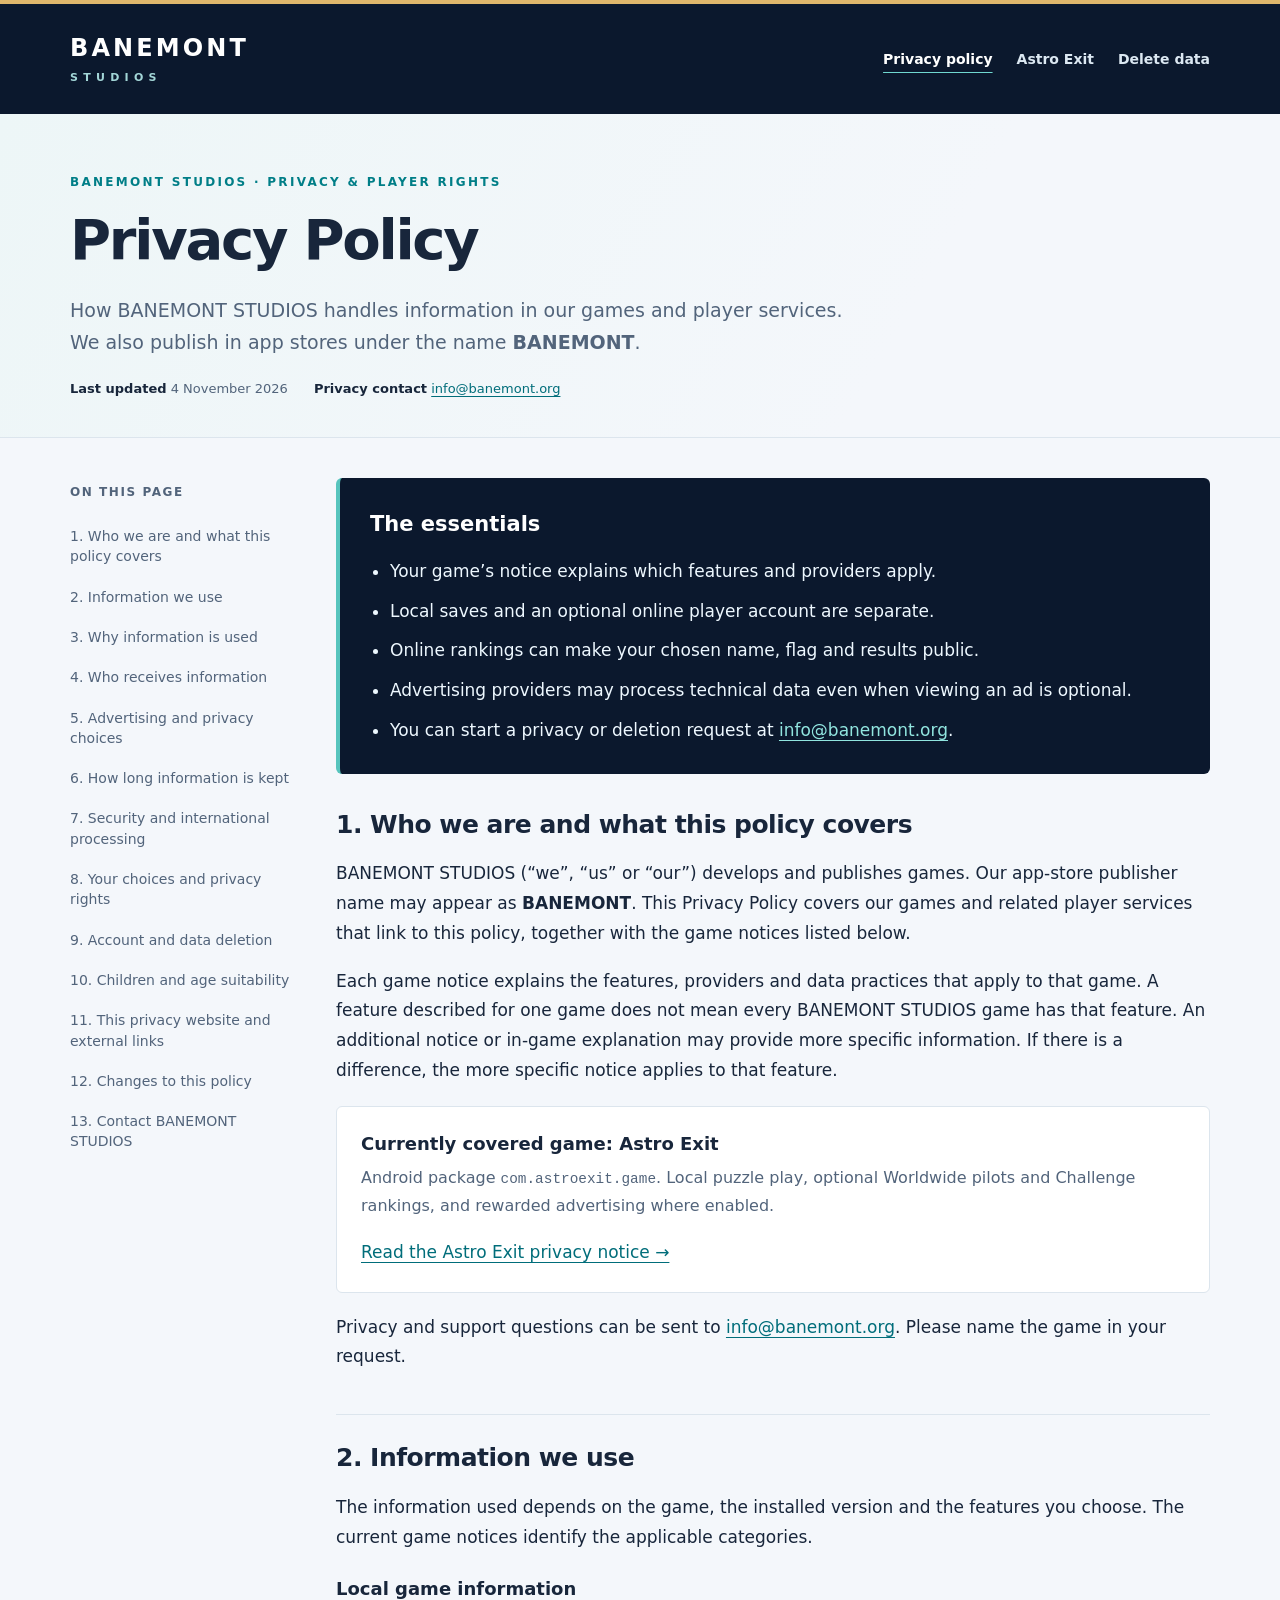
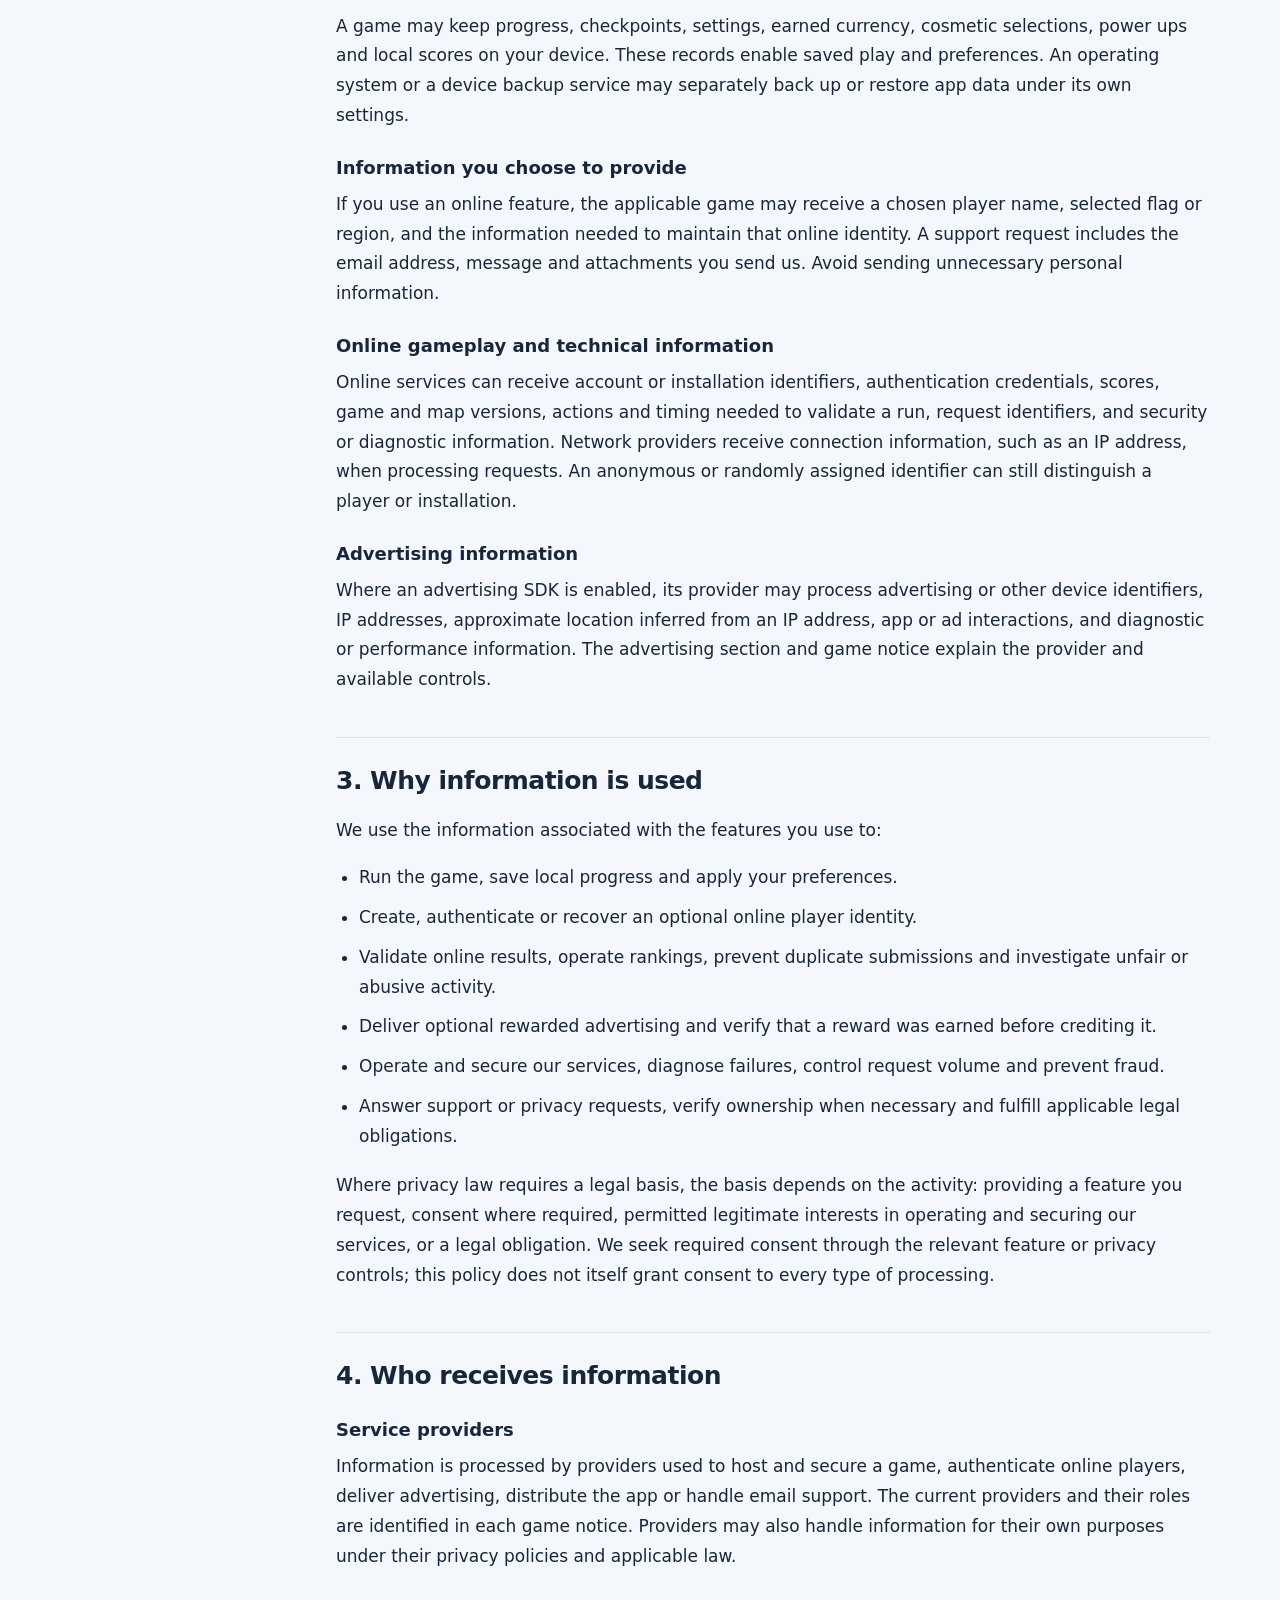
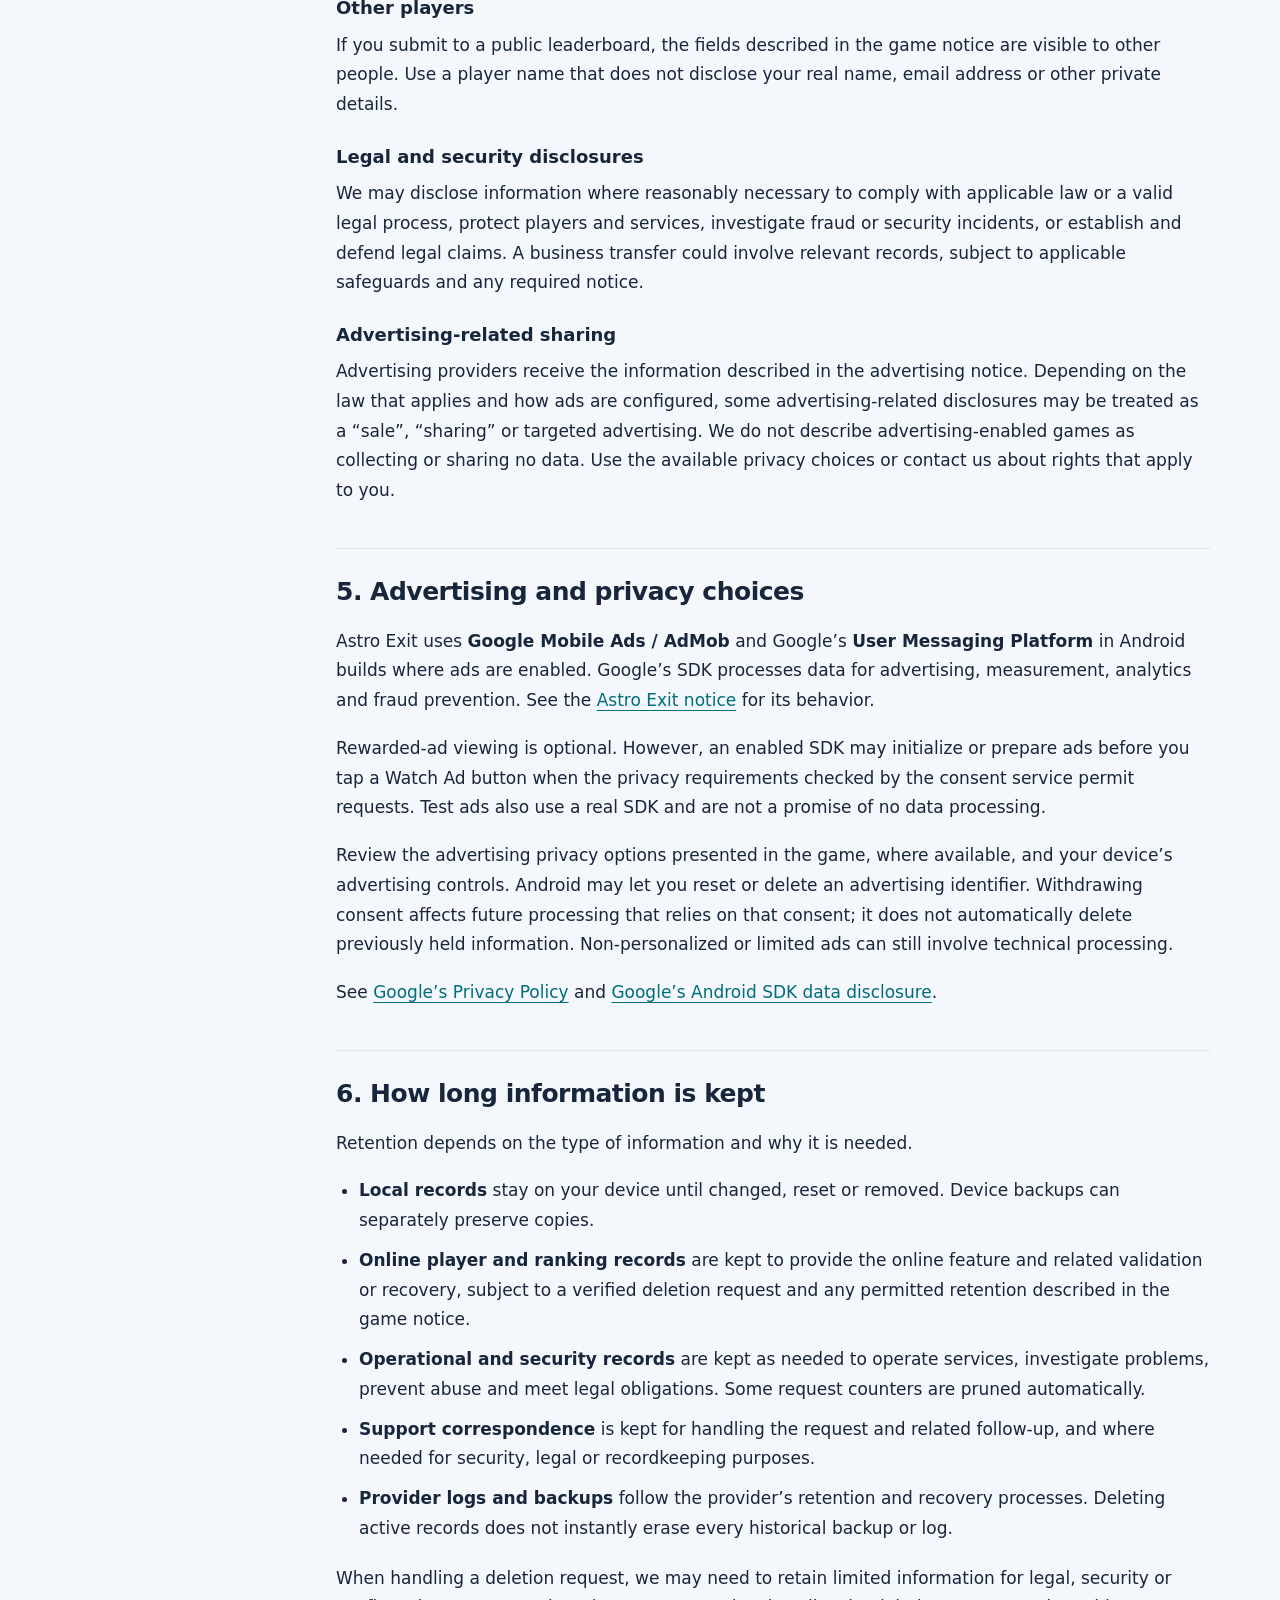
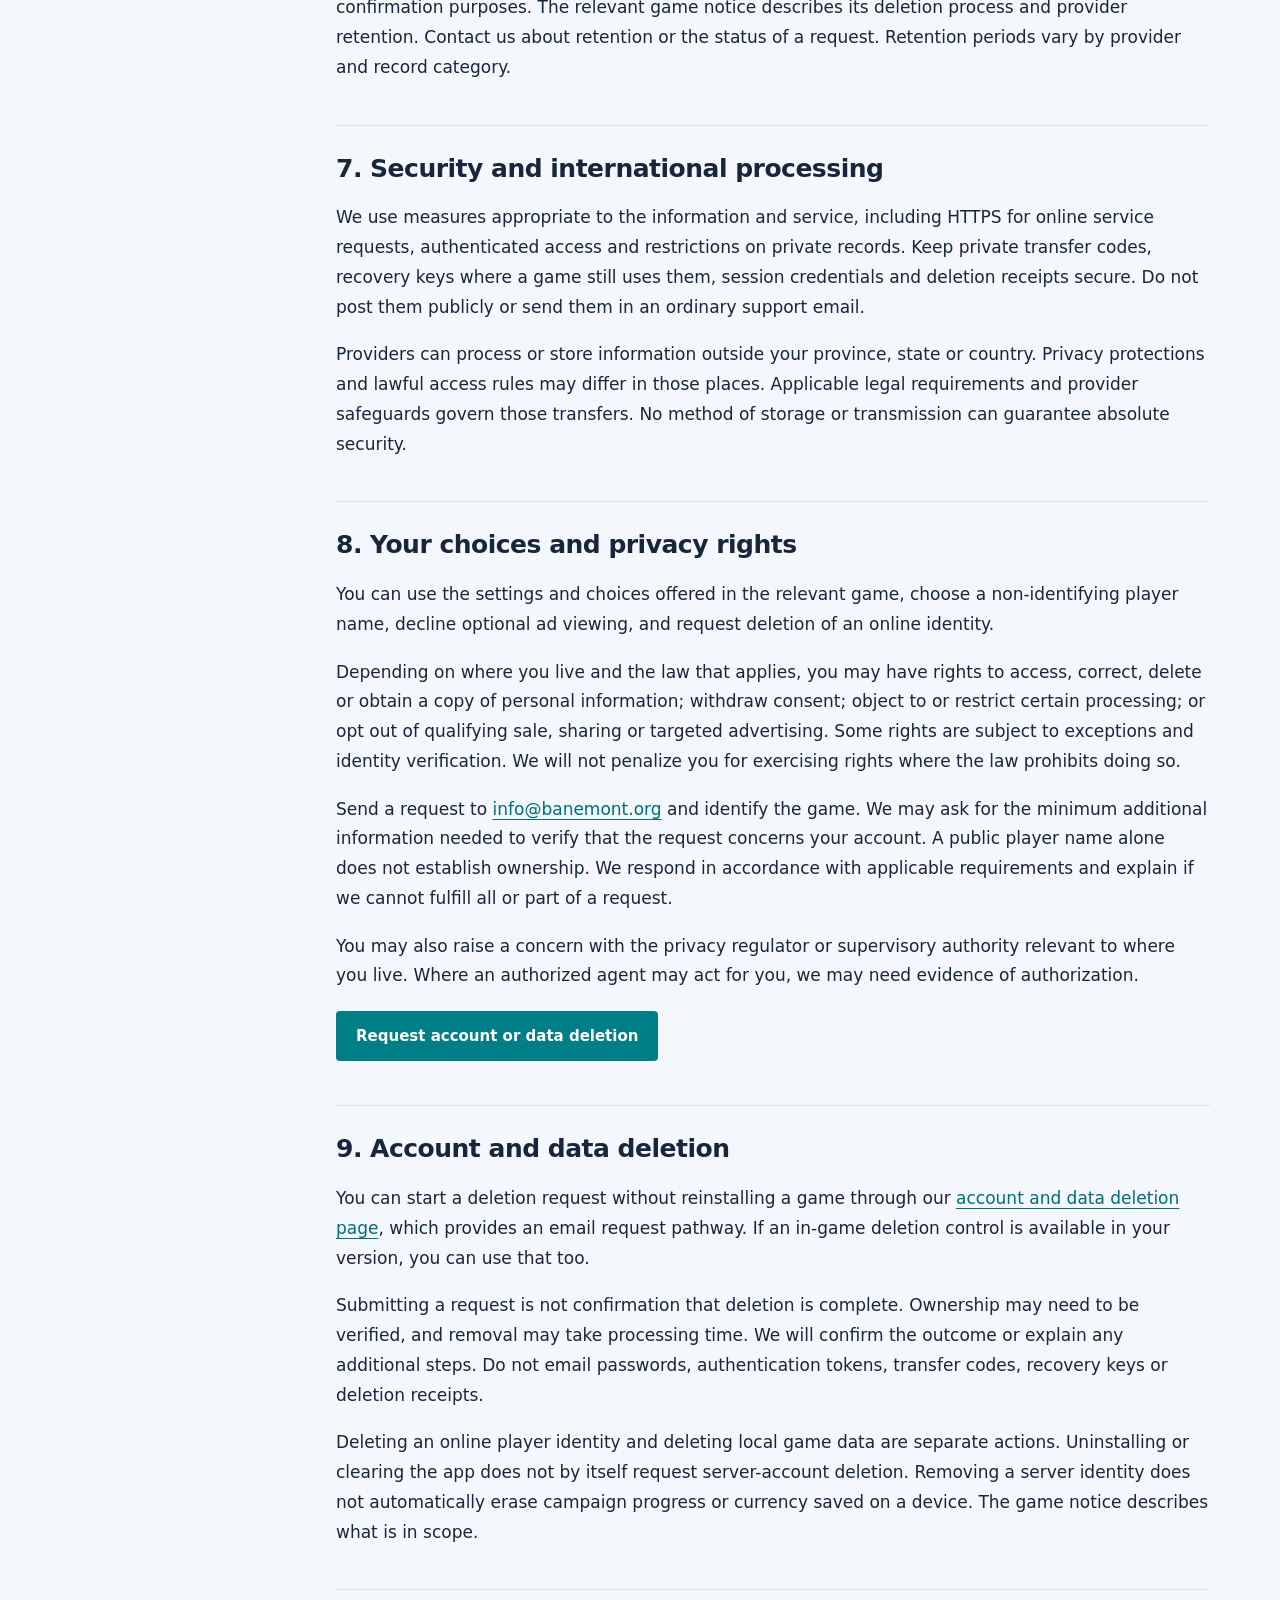
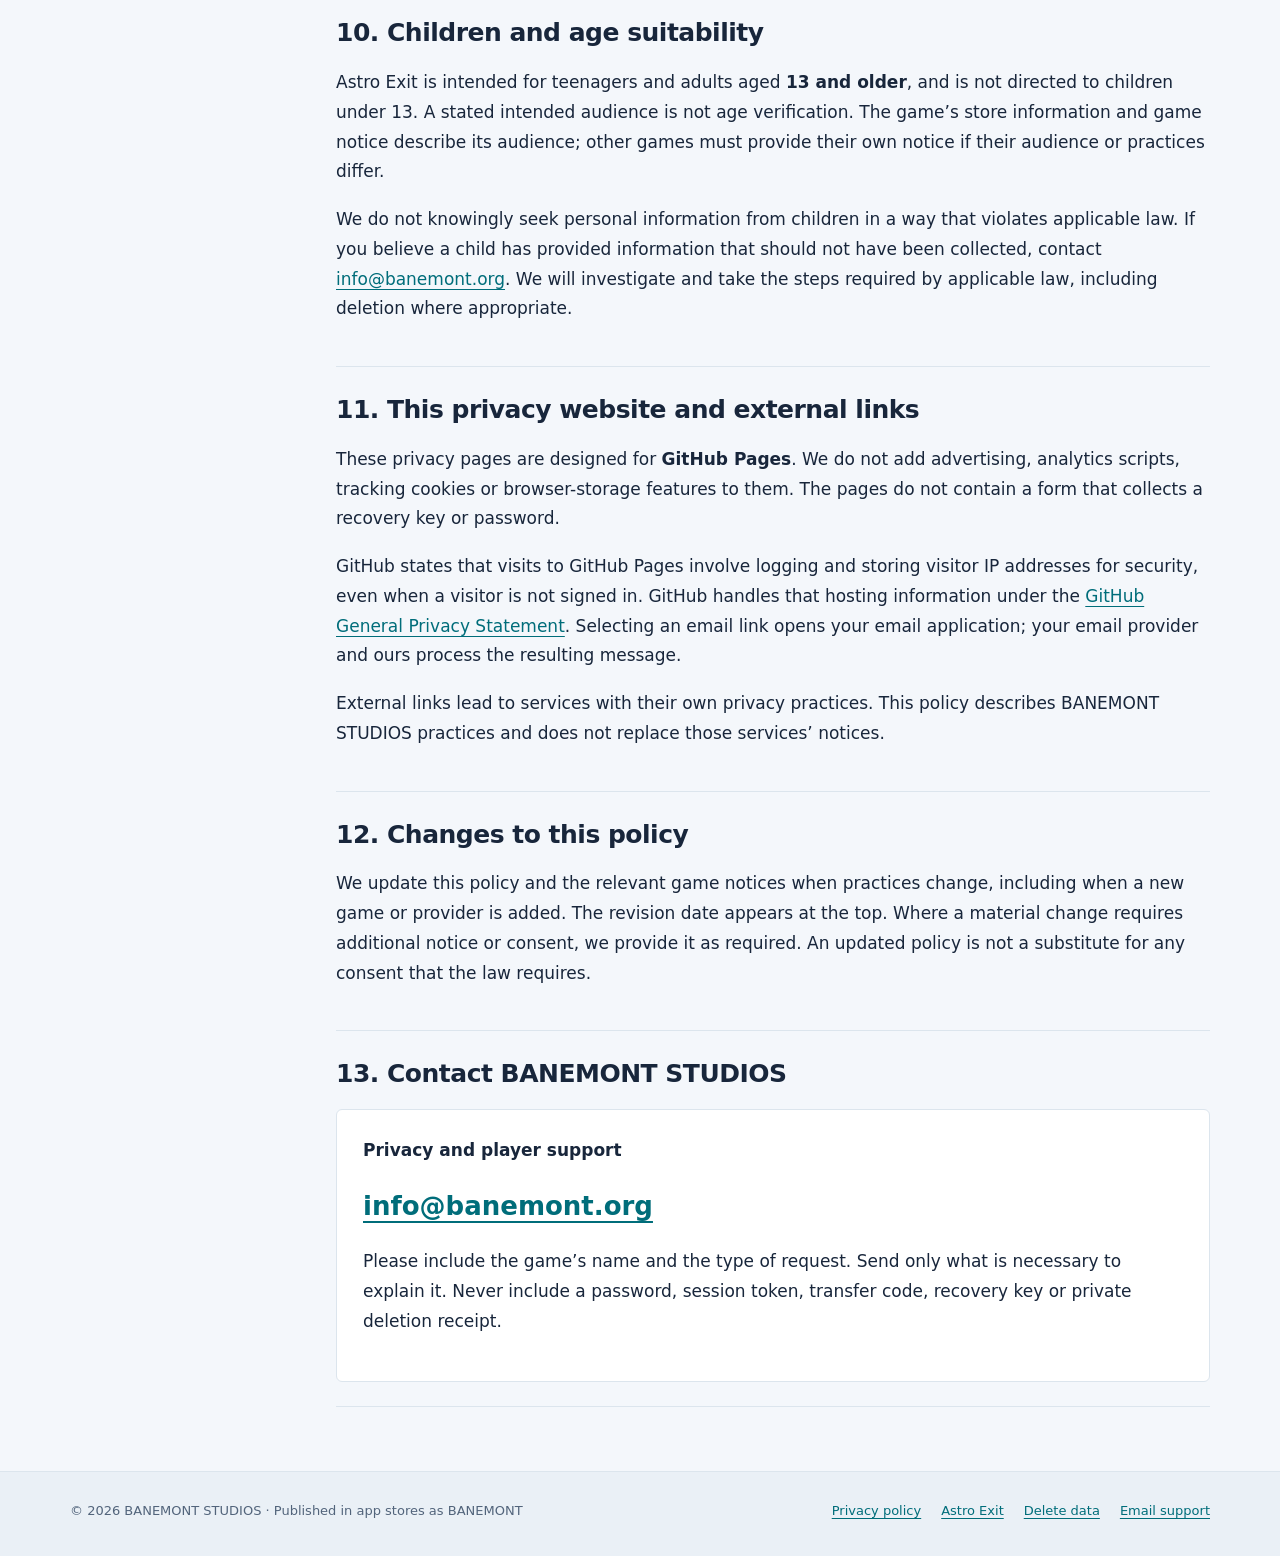
<file: index.html>
<!doctype html>
<html lang="en"><head><meta charset="utf-8"><meta name="viewport" content="width=device-width, initial-scale=1"><meta name="referrer" content="no-referrer"><meta http-equiv="Content-Security-Policy" content="default-src 'none'; style-src 'self'; img-src 'self'; base-uri 'none'; form-action 'none'; object-src 'none'"><title>Privacy Policy | BANEMONT STUDIOS</title><meta name="description" content="The BANEMONT STUDIOS privacy policy for linked games, including Astro Exit. Data practices, advertising, player rights and deletion requests."><meta name="color-scheme" content="light"><link rel="icon" href="favicon.svg" type="image/svg+xml"><link rel="stylesheet" href="site.css"></head>
<body><a class="skip" href="#main">Skip to content</a><header class="masthead"><div class="wrap"><a class="brand" href="index.html" aria-label="BANEMONT STUDIOS privacy home">BANEMONT<span>STUDIOS</span></a><nav class="top-links" aria-label="Site navigation"><a href="index.html" aria-current="page">Privacy policy</a><a href="games/astro-exit.html">Astro Exit</a><a href="delete-data.html">Delete data</a></nav></div></header>
<div class="hero"><div class="wrap"><p class="eyebrow">BANEMONT STUDIOS · Privacy &amp; player rights</p><h1>Privacy Policy</h1><p class="lead">How BANEMONT STUDIOS handles information in our games and player services. We also publish in app stores under the name <strong>BANEMONT</strong>.</p><div class="meta"><span><strong>Last updated</strong> 4 November 2026</span><span><strong>Privacy contact</strong> <a href="mailto:info@banemont.org">info@banemont.org</a></span></div></div></div>
<main class="wrap layout" id="main"><aside class="contents"><div class="desktop-contents"><p class="contents-label">On this page</p><nav aria-label="Page contents"><a href="#scope">1. Who we are and what this policy covers</a><a href="#information">2. Information we use</a><a href="#purposes">3. Why information is used</a><a href="#sharing">4. Who receives information</a><a href="#advertising">5. Advertising and privacy choices</a><a href="#retention">6. How long information is kept</a><a href="#security">7. Security and international processing</a><a href="#rights">8. Your choices and privacy rights</a><a href="#deletion">9. Account and data deletion</a><a href="#children">10. Children and age suitability</a><a href="#website">11. This privacy website and external links</a><a href="#changes">12. Changes to this policy</a><a href="#contact">13. Contact BANEMONT STUDIOS</a></nav></div><details class="mobile-contents"><summary>On this page</summary><nav aria-label="Page contents"><a href="#scope">1. Who we are and what this policy covers</a><a href="#information">2. Information we use</a><a href="#purposes">3. Why information is used</a><a href="#sharing">4. Who receives information</a><a href="#advertising">5. Advertising and privacy choices</a><a href="#retention">6. How long information is kept</a><a href="#security">7. Security and international processing</a><a href="#rights">8. Your choices and privacy rights</a><a href="#deletion">9. Account and data deletion</a><a href="#children">10. Children and age suitability</a><a href="#website">11. This privacy website and external links</a><a href="#changes">12. Changes to this policy</a><a href="#contact">13. Contact BANEMONT STUDIOS</a></nav></details></aside><article><div class="summary-card"><h2>The essentials</h2><ul><li>Your game’s notice explains which features and providers apply.</li><li>Local saves and an optional online player account are separate.</li><li>Online rankings can make your chosen name, flag and results public.</li><li>Advertising providers may process technical data even when viewing an ad is optional.</li><li>You can start a privacy or deletion request at <a href="mailto:info@banemont.org">info@banemont.org</a>.</li></ul></div><section class="document-section" id="scope" aria-labelledby="scope-heading"><h2 id="scope-heading">1. Who we are and what this policy covers</h2><p>BANEMONT STUDIOS (“we”, “us” or “our”) develops and publishes games. Our app-store publisher name may appear as <strong>BANEMONT</strong>. This Privacy Policy covers our games and related player services that link to this policy, together with the game notices listed below.</p><p>Each game notice explains the features, providers and data practices that apply to that game. A feature described for one game does not mean every BANEMONT STUDIOS game has that feature. An additional notice or in-game explanation may provide more specific information. If there is a difference, the more specific notice applies to that feature.</p><div class="game-card"><h3>Currently covered game: Astro Exit</h3><p>Android package <code>com.astroexit.game</code>. Local puzzle play, optional Worldwide pilots and Challenge rankings, and rewarded advertising where enabled.</p><a href="games/astro-exit.html">Read the Astro Exit privacy notice →</a></div><p>Privacy and support questions can be sent to <a href="mailto:info@banemont.org">info@banemont.org</a>. Please name the game in your request.</p></section><section class="document-section" id="information" aria-labelledby="information-heading"><h2 id="information-heading">2. Information we use</h2><p>The information used depends on the game, the installed version and the features you choose. The current game notices identify the applicable categories.</p><h3>Local game information</h3><p>A game may keep progress, checkpoints, settings, earned currency, cosmetic selections, power ups and local scores on your device. These records enable saved play and preferences. An operating system or a device backup service may separately back up or restore app data under its own settings.</p><h3>Information you choose to provide</h3><p>If you use an online feature, the applicable game may receive a chosen player name, selected flag or region, and the information needed to maintain that online identity. A support request includes the email address, message and attachments you send us. Avoid sending unnecessary personal information.</p><h3>Online gameplay and technical information</h3><p>Online services can receive account or installation identifiers, authentication credentials, scores, game and map versions, actions and timing needed to validate a run, request identifiers, and security or diagnostic information. Network providers receive connection information, such as an IP address, when processing requests. An anonymous or randomly assigned identifier can still distinguish a player or installation.</p><h3>Advertising information</h3><p>Where an advertising SDK is enabled, its provider may process advertising or other device identifiers, IP addresses, approximate location inferred from an IP address, app or ad interactions, and diagnostic or performance information. The advertising section and game notice explain the provider and available controls.</p></section><section class="document-section" id="purposes" aria-labelledby="purposes-heading"><h2 id="purposes-heading">3. Why information is used</h2><p>We use the information associated with the features you use to:</p><ul><li>Run the game, save local progress and apply your preferences.</li><li>Create, authenticate or recover an optional online player identity.</li><li>Validate online results, operate rankings, prevent duplicate submissions and investigate unfair or abusive activity.</li><li>Deliver optional rewarded advertising and verify that a reward was earned before crediting it.</li><li>Operate and secure our services, diagnose failures, control request volume and prevent fraud.</li><li>Answer support or privacy requests, verify ownership when necessary and fulfill applicable legal obligations.</li></ul><p>Where privacy law requires a legal basis, the basis depends on the activity: providing a feature you request, consent where required, permitted legitimate interests in operating and securing our services, or a legal obligation. We seek required consent through the relevant feature or privacy controls; this policy does not itself grant consent to every type of processing.</p></section><section class="document-section" id="sharing" aria-labelledby="sharing-heading"><h2 id="sharing-heading">4. Who receives information</h2><h3>Service providers</h3><p>Information is processed by providers used to host and secure a game, authenticate online players, deliver advertising, distribute the app or handle email support. The current providers and their roles are identified in each game notice. Providers may also handle information for their own purposes under their privacy policies and applicable law.</p><h3>Other players</h3><p>If you submit to a public leaderboard, the fields described in the game notice are visible to other people. Use a player name that does not disclose your real name, email address or other private details.</p><h3>Legal and security disclosures</h3><p>We may disclose information where reasonably necessary to comply with applicable law or a valid legal process, protect players and services, investigate fraud or security incidents, or establish and defend legal claims. A business transfer could involve relevant records, subject to applicable safeguards and any required notice.</p><h3>Advertising-related sharing</h3><p>Advertising providers receive the information described in the advertising notice. Depending on the law that applies and how ads are configured, some advertising-related disclosures may be treated as a “sale”, “sharing” or targeted advertising. We do not describe advertising-enabled games as collecting or sharing no data. Use the available privacy choices or contact us about rights that apply to you.</p></section><section class="document-section" id="advertising" aria-labelledby="advertising-heading"><h2 id="advertising-heading">5. Advertising and privacy choices</h2><p>Astro Exit uses <strong>Google Mobile Ads / AdMob</strong> and Google’s <strong>User Messaging Platform</strong> in Android builds where ads are enabled. Google’s SDK processes data for advertising, measurement, analytics and fraud prevention. See the <a href="games/astro-exit.html#advertising">Astro Exit notice</a> for its behavior.</p><p>Rewarded-ad viewing is optional. However, an enabled SDK may initialize or prepare ads before you tap a Watch Ad button when the privacy requirements checked by the consent service permit requests. Test ads also use a real SDK and are not a promise of no data processing.</p><p>Review the advertising privacy options presented in the game, where available, and your device’s advertising controls. Android may let you reset or delete an advertising identifier. Withdrawing consent affects future processing that relies on that consent; it does not automatically delete previously held information. Non-personalized or limited ads can still involve technical processing.</p><p>See <a href="https://policies.google.com/privacy">Google’s Privacy Policy</a> and <a href="https://developers.google.com/admob/android/next-gen/privacy/play-data-disclosure">Google’s Android SDK data disclosure</a>.</p></section><section class="document-section" id="retention" aria-labelledby="retention-heading"><h2 id="retention-heading">6. How long information is kept</h2><p>Retention depends on the type of information and why it is needed.</p><ul><li><strong>Local records</strong> stay on your device until changed, reset or removed. Device backups can separately preserve copies.</li><li><strong>Online player and ranking records</strong> are kept to provide the online feature and related validation or recovery, subject to a verified deletion request and any permitted retention described in the game notice.</li><li><strong>Operational and security records</strong> are kept as needed to operate services, investigate problems, prevent abuse and meet legal obligations. Some request counters are pruned automatically.</li><li><strong>Support correspondence</strong> is kept for handling the request and related follow-up, and where needed for security, legal or recordkeeping purposes.</li><li><strong>Provider logs and backups</strong> follow the provider’s retention and recovery processes. Deleting active records does not instantly erase every historical backup or log.</li></ul><p>When handling a deletion request, we may need to retain limited information for legal, security or confirmation purposes. The relevant game notice describes its deletion process and provider retention. Contact us about retention or the status of a request. Retention periods vary by provider and record category.</p></section><section class="document-section" id="security" aria-labelledby="security-heading"><h2 id="security-heading">7. Security and international processing</h2><p>We use measures appropriate to the information and service, including HTTPS for online service requests, authenticated access and restrictions on private records. Keep private transfer codes, recovery keys where a game still uses them, session credentials and deletion receipts secure. Do not post them publicly or send them in an ordinary support email.</p><p>Providers can process or store information outside your province, state or country. Privacy protections and lawful access rules may differ in those places. Applicable legal requirements and provider safeguards govern those transfers. No method of storage or transmission can guarantee absolute security.</p></section><section class="document-section" id="rights" aria-labelledby="rights-heading"><h2 id="rights-heading">8. Your choices and privacy rights</h2><p>You can use the settings and choices offered in the relevant game, choose a non-identifying player name, decline optional ad viewing, and request deletion of an online identity.</p><p>Depending on where you live and the law that applies, you may have rights to access, correct, delete or obtain a copy of personal information; withdraw consent; object to or restrict certain processing; or opt out of qualifying sale, sharing or targeted advertising. Some rights are subject to exceptions and identity verification. We will not penalize you for exercising rights where the law prohibits doing so.</p><p>Send a request to <a href="mailto:info@banemont.org?subject=BANEMONT%20STUDIOS%20privacy%20request">info@banemont.org</a> and identify the game. We may ask for the minimum additional information needed to verify that the request concerns your account. A public player name alone does not establish ownership. We respond in accordance with applicable requirements and explain if we cannot fulfill all or part of a request.</p><p>You may also raise a concern with the privacy regulator or supervisory authority relevant to where you live. Where an authorized agent may act for you, we may need evidence of authorization.</p><div class="actions"><a class="button" href="delete-data.html">Request account or data deletion</a></div></section><section class="document-section" id="deletion" aria-labelledby="deletion-heading"><h2 id="deletion-heading">9. Account and data deletion</h2><p>You can start a deletion request without reinstalling a game through our <a href="delete-data.html">account and data deletion page</a>, which provides an email request pathway. If an in-game deletion control is available in your version, you can use that too.</p><p>Submitting a request is not confirmation that deletion is complete. Ownership may need to be verified, and removal may take processing time. We will confirm the outcome or explain any additional steps. Do not email passwords, authentication tokens, transfer codes, recovery keys or deletion receipts.</p><p>Deleting an online player identity and deleting local game data are separate actions. Uninstalling or clearing the app does not by itself request server-account deletion. Removing a server identity does not automatically erase campaign progress or currency saved on a device. The game notice describes what is in scope.</p></section><section class="document-section" id="children" aria-labelledby="children-heading"><h2 id="children-heading">10. Children and age suitability</h2><p>Astro Exit is intended for teenagers and adults aged <strong>13 and older</strong>, and is not directed to children under 13. A stated intended audience is not age verification. The game’s store information and game notice describe its audience; other games must provide their own notice if their audience or practices differ.</p><p>We do not knowingly seek personal information from children in a way that violates applicable law. If you believe a child has provided information that should not have been collected, contact <a href="mailto:info@banemont.org">info@banemont.org</a>. We will investigate and take the steps required by applicable law, including deletion where appropriate.</p></section><section class="document-section" id="website" aria-labelledby="website-heading"><h2 id="website-heading">11. This privacy website and external links</h2><p>These privacy pages are designed for <strong>GitHub Pages</strong>. We do not add advertising, analytics scripts, tracking cookies or browser-storage features to them. The pages do not contain a form that collects a recovery key or password.</p><p>GitHub states that visits to GitHub Pages involve logging and storing visitor IP addresses for security, even when a visitor is not signed in. GitHub handles that hosting information under the <a href="https://docs.github.com/en/site-policy/privacy-policies/github-general-privacy-statement">GitHub General Privacy Statement</a>. Selecting an email link opens your email application; your email provider and ours process the resulting message.</p><p>External links lead to services with their own privacy practices. This policy describes BANEMONT STUDIOS practices and does not replace those services’ notices.</p></section><section class="document-section" id="changes" aria-labelledby="changes-heading"><h2 id="changes-heading">12. Changes to this policy</h2><p>We update this policy and the relevant game notices when practices change, including when a new game or provider is added. The revision date appears at the top. Where a material change requires additional notice or consent, we provide it as required. An updated policy is not a substitute for any consent that the law requires.</p></section><section class="document-section" id="contact" aria-labelledby="contact-heading"><h2 id="contact-heading">13. Contact BANEMONT STUDIOS</h2><div class="contact-box"><p><strong>Privacy and player support</strong></p><p class="email"><a href="mailto:info@banemont.org">info@banemont.org</a></p><p>Please include the game’s name and the type of request. Send only what is necessary to explain it. Never include a password, session token, transfer code, recovery key or private deletion receipt.</p></div></section></article></main>
<footer><div class="wrap"><span>© 2026 BANEMONT STUDIOS · Published in app stores as BANEMONT</span><nav aria-label="Footer navigation"><a href="index.html" aria-current="page">Privacy policy</a><a href="games/astro-exit.html">Astro Exit</a><a href="delete-data.html">Delete data</a><a href="mailto:info@banemont.org">Email support</a></nav></div></footer></body></html>
</file>
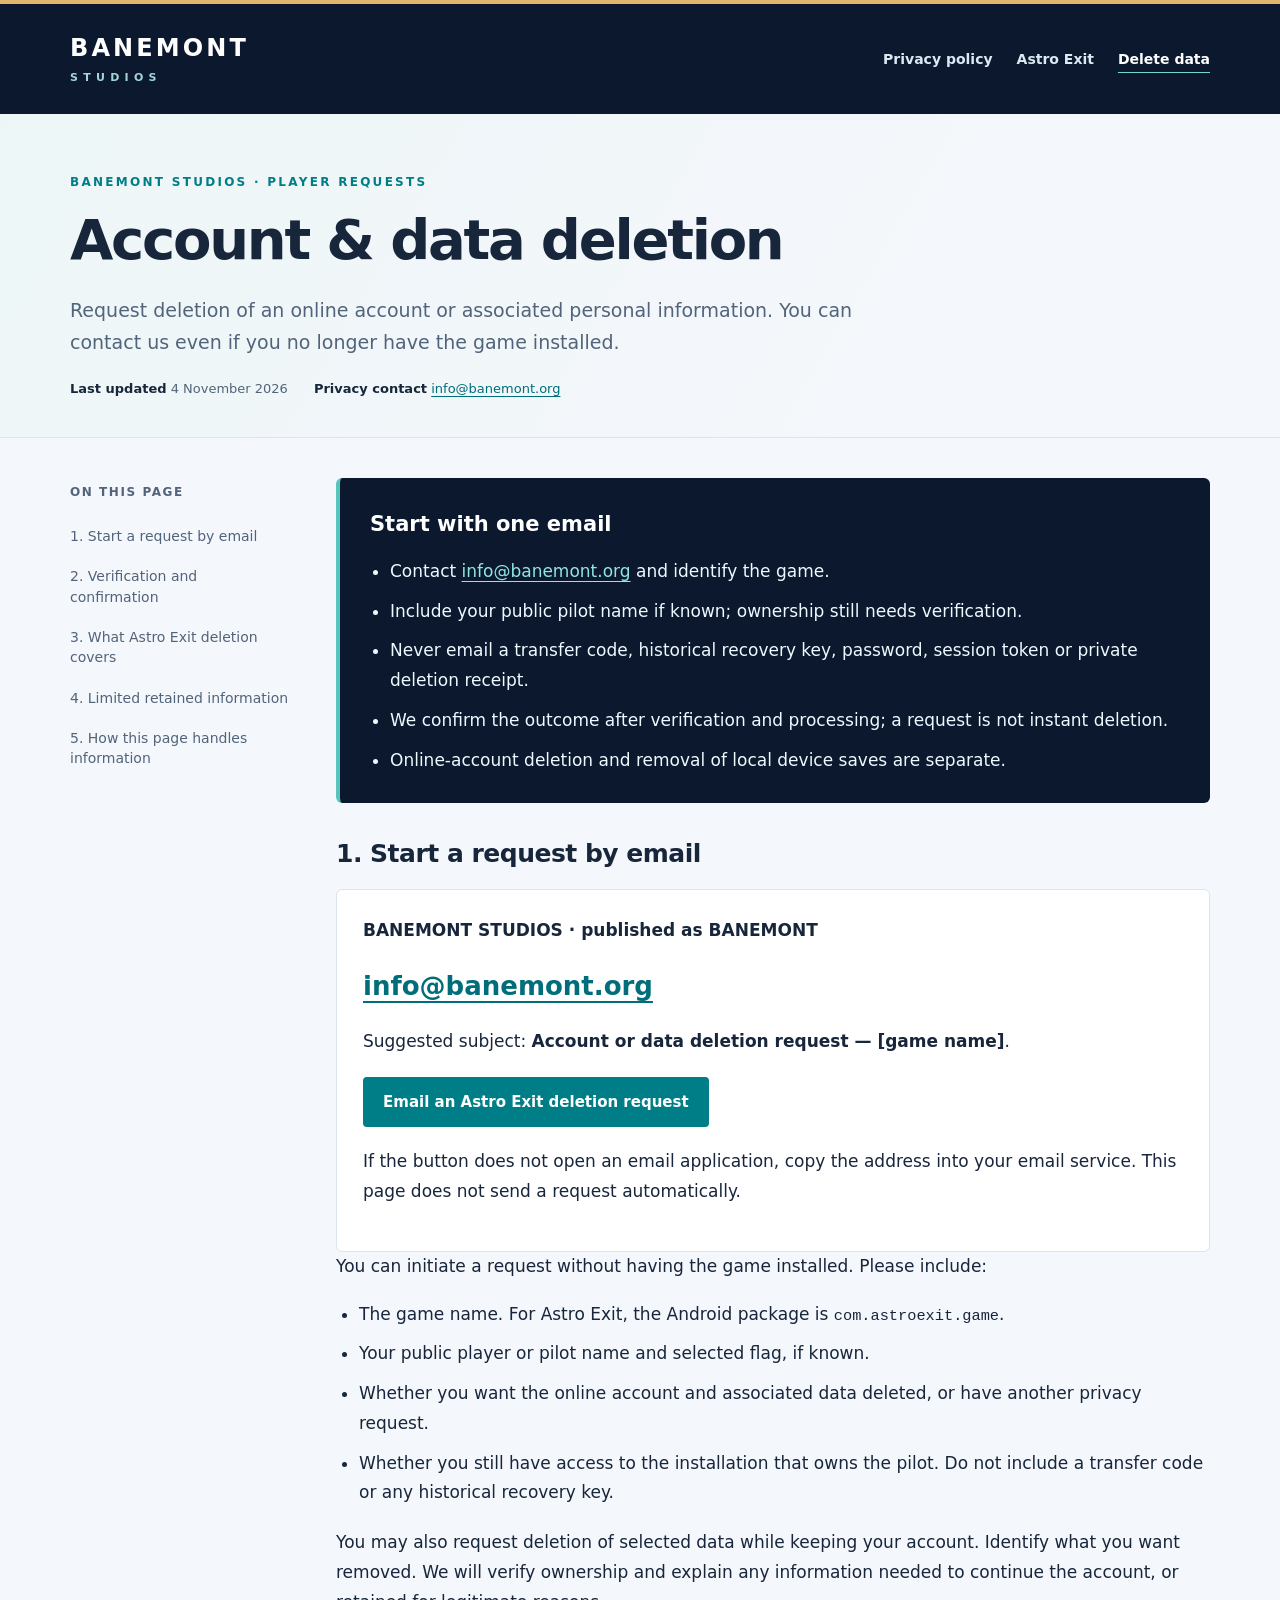
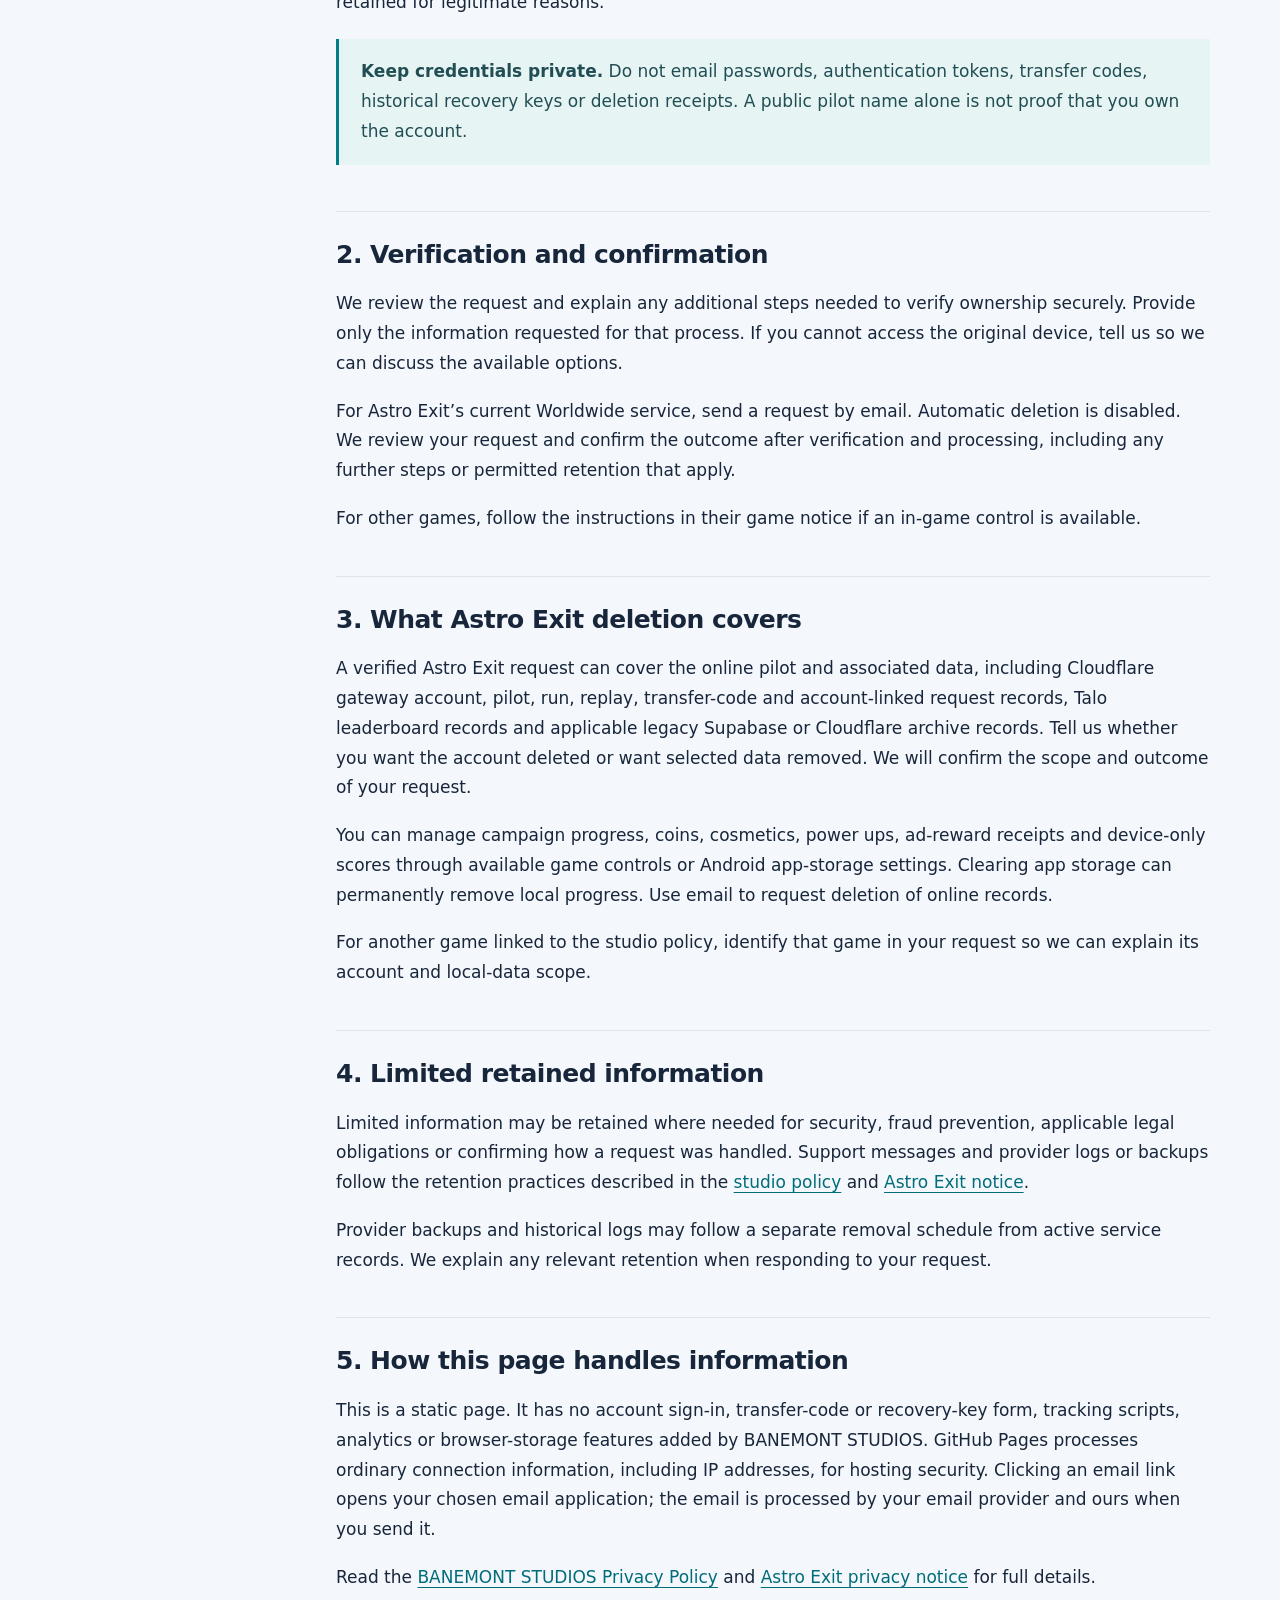
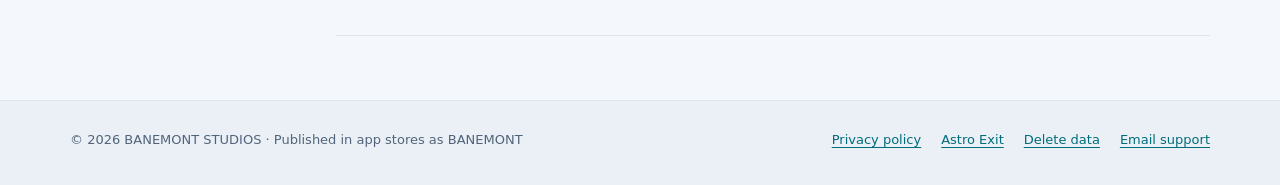
<file: delete-data.html>
<!doctype html>
<html lang="en"><head><meta charset="utf-8"><meta name="viewport" content="width=device-width, initial-scale=1"><meta name="referrer" content="no-referrer"><meta http-equiv="Content-Security-Policy" content="default-src 'none'; style-src 'self'; img-src 'self'; base-uri 'none'; form-action 'none'; object-src 'none'"><title>Account &amp; data deletion | BANEMONT STUDIOS</title><meta name="description" content="Request BANEMONT STUDIOS account or data deletion by email, including an Astro Exit online pilot, without reinstalling the game."><meta name="color-scheme" content="light"><link rel="icon" href="favicon.svg" type="image/svg+xml"><link rel="stylesheet" href="site.css"></head>
<body><a class="skip" href="#main">Skip to content</a><header class="masthead"><div class="wrap"><a class="brand" href="index.html" aria-label="BANEMONT STUDIOS privacy home">BANEMONT<span>STUDIOS</span></a><nav class="top-links" aria-label="Site navigation"><a href="index.html">Privacy policy</a><a href="games/astro-exit.html">Astro Exit</a><a href="delete-data.html" aria-current="page">Delete data</a></nav></div></header>
<div class="hero"><div class="wrap"><p class="eyebrow">BANEMONT STUDIOS · Player requests</p><h1>Account &amp; data deletion</h1><p class="lead">Request deletion of an online account or associated personal information. You can contact us even if you no longer have the game installed.</p><div class="meta"><span><strong>Last updated</strong> 4 November 2026</span><span><strong>Privacy contact</strong> <a href="mailto:info@banemont.org">info@banemont.org</a></span></div></div></div>
<main class="wrap layout" id="main"><aside class="contents"><div class="desktop-contents"><p class="contents-label">On this page</p><nav aria-label="Page contents"><a href="#request">1. Start a request by email</a><a href="#verification">2. Verification and confirmation</a><a href="#scope">3. What Astro Exit deletion covers</a><a href="#retention">4. Limited retained information</a><a href="#privacy">5. How this page handles information</a></nav></div><details class="mobile-contents"><summary>On this page</summary><nav aria-label="Page contents"><a href="#request">1. Start a request by email</a><a href="#verification">2. Verification and confirmation</a><a href="#scope">3. What Astro Exit deletion covers</a><a href="#retention">4. Limited retained information</a><a href="#privacy">5. How this page handles information</a></nav></details></aside><article><div class="summary-card"><h2>Start with one email</h2><ul><li>Contact <a href="mailto:info@banemont.org">info@banemont.org</a> and identify the game.</li><li>Include your public pilot name if known; ownership still needs verification.</li><li>Never email a transfer code, historical recovery key, password, session token or private deletion receipt.</li><li>We confirm the outcome after verification and processing; a request is not instant deletion.</li><li>Online-account deletion and removal of local device saves are separate.</li></ul></div><section class="document-section" id="request" aria-labelledby="request-heading"><h2 id="request-heading">1. Start a request by email</h2><div class="contact-box"><p><strong>BANEMONT STUDIOS · published as BANEMONT</strong></p><p class="email"><a href="mailto:info@banemont.org?subject=BANEMONT%20STUDIOS%20account%20or%20data%20deletion%20request">info@banemont.org</a></p><p>Suggested subject: <strong>Account or data deletion request — [game name]</strong>.</p><div class="actions"><a class="button" href="mailto:info@banemont.org?subject=Astro%20Exit%20account%20deletion%20request">Email an Astro Exit deletion request</a></div><p>If the button does not open an email application, copy the address into your email service. This page does not send a request automatically.</p></div><p>You can initiate a request without having the game installed. Please include:</p><ul><li>The game name. For Astro Exit, the Android package is <code>com.astroexit.game</code>.</li><li>Your public player or pilot name and selected flag, if known.</li><li>Whether you want the online account and associated data deleted, or have another privacy request.</li><li>Whether you still have access to the installation that owns the pilot. Do not include a transfer code or any historical recovery key.</li></ul><p>You may also request deletion of selected data while keeping your account. Identify what you want removed. We will verify ownership and explain any information needed to continue the account, or retained for legitimate reasons.</p><div class="note"><p><strong>Keep credentials private.</strong> Do not email passwords, authentication tokens, transfer codes, historical recovery keys or deletion receipts. A public pilot name alone is not proof that you own the account.</p></div></section><section class="document-section" id="verification" aria-labelledby="verification-heading"><h2 id="verification-heading">2. Verification and confirmation</h2><p>We review the request and explain any additional steps needed to verify ownership securely. Provide only the information requested for that process. If you cannot access the original device, tell us so we can discuss the available options.</p><p>For Astro Exit’s current Worldwide service, send a request by email. Automatic deletion is disabled. We review your request and confirm the outcome after verification and processing, including any further steps or permitted retention that apply.</p><p>For other games, follow the instructions in their game notice if an in-game control is available.</p></section><section class="document-section" id="scope" aria-labelledby="scope-heading"><h2 id="scope-heading">3. What Astro Exit deletion covers</h2><p>A verified Astro Exit request can cover the online pilot and associated data, including Cloudflare gateway account, pilot, run, replay, transfer-code and account-linked request records, Talo leaderboard records and applicable legacy Supabase or Cloudflare archive records. Tell us whether you want the account deleted or want selected data removed. We will confirm the scope and outcome of your request.</p><p>You can manage campaign progress, coins, cosmetics, power ups, ad-reward receipts and device-only scores through available game controls or Android app-storage settings. Clearing app storage can permanently remove local progress. Use email to request deletion of online records.</p><p>For another game linked to the studio policy, identify that game in your request so we can explain its account and local-data scope.</p></section><section class="document-section" id="retention" aria-labelledby="retention-heading"><h2 id="retention-heading">4. Limited retained information</h2><p>Limited information may be retained where needed for security, fraud prevention, applicable legal obligations or confirming how a request was handled. Support messages and provider logs or backups follow the retention practices described in the <a href="index.html#retention">studio policy</a> and <a href="games/astro-exit.html#deletion">Astro Exit notice</a>.</p><p>Provider backups and historical logs may follow a separate removal schedule from active service records. We explain any relevant retention when responding to your request.</p></section><section class="document-section" id="privacy" aria-labelledby="privacy-heading"><h2 id="privacy-heading">5. How this page handles information</h2><p>This is a static page. It has no account sign-in, transfer-code or recovery-key form, tracking scripts, analytics or browser-storage features added by BANEMONT STUDIOS. GitHub Pages processes ordinary connection information, including IP addresses, for hosting security. Clicking an email link opens your chosen email application; the email is processed by your email provider and ours when you send it.</p><p>Read the <a href="index.html">BANEMONT STUDIOS Privacy Policy</a> and <a href="games/astro-exit.html">Astro Exit privacy notice</a> for full details.</p></section></article></main>
<footer><div class="wrap"><span>© 2026 BANEMONT STUDIOS · Published in app stores as BANEMONT</span><nav aria-label="Footer navigation"><a href="index.html">Privacy policy</a><a href="games/astro-exit.html">Astro Exit</a><a href="delete-data.html" aria-current="page">Delete data</a><a href="mailto:info@banemont.org">Email support</a></nav></div></footer></body></html>
</file>
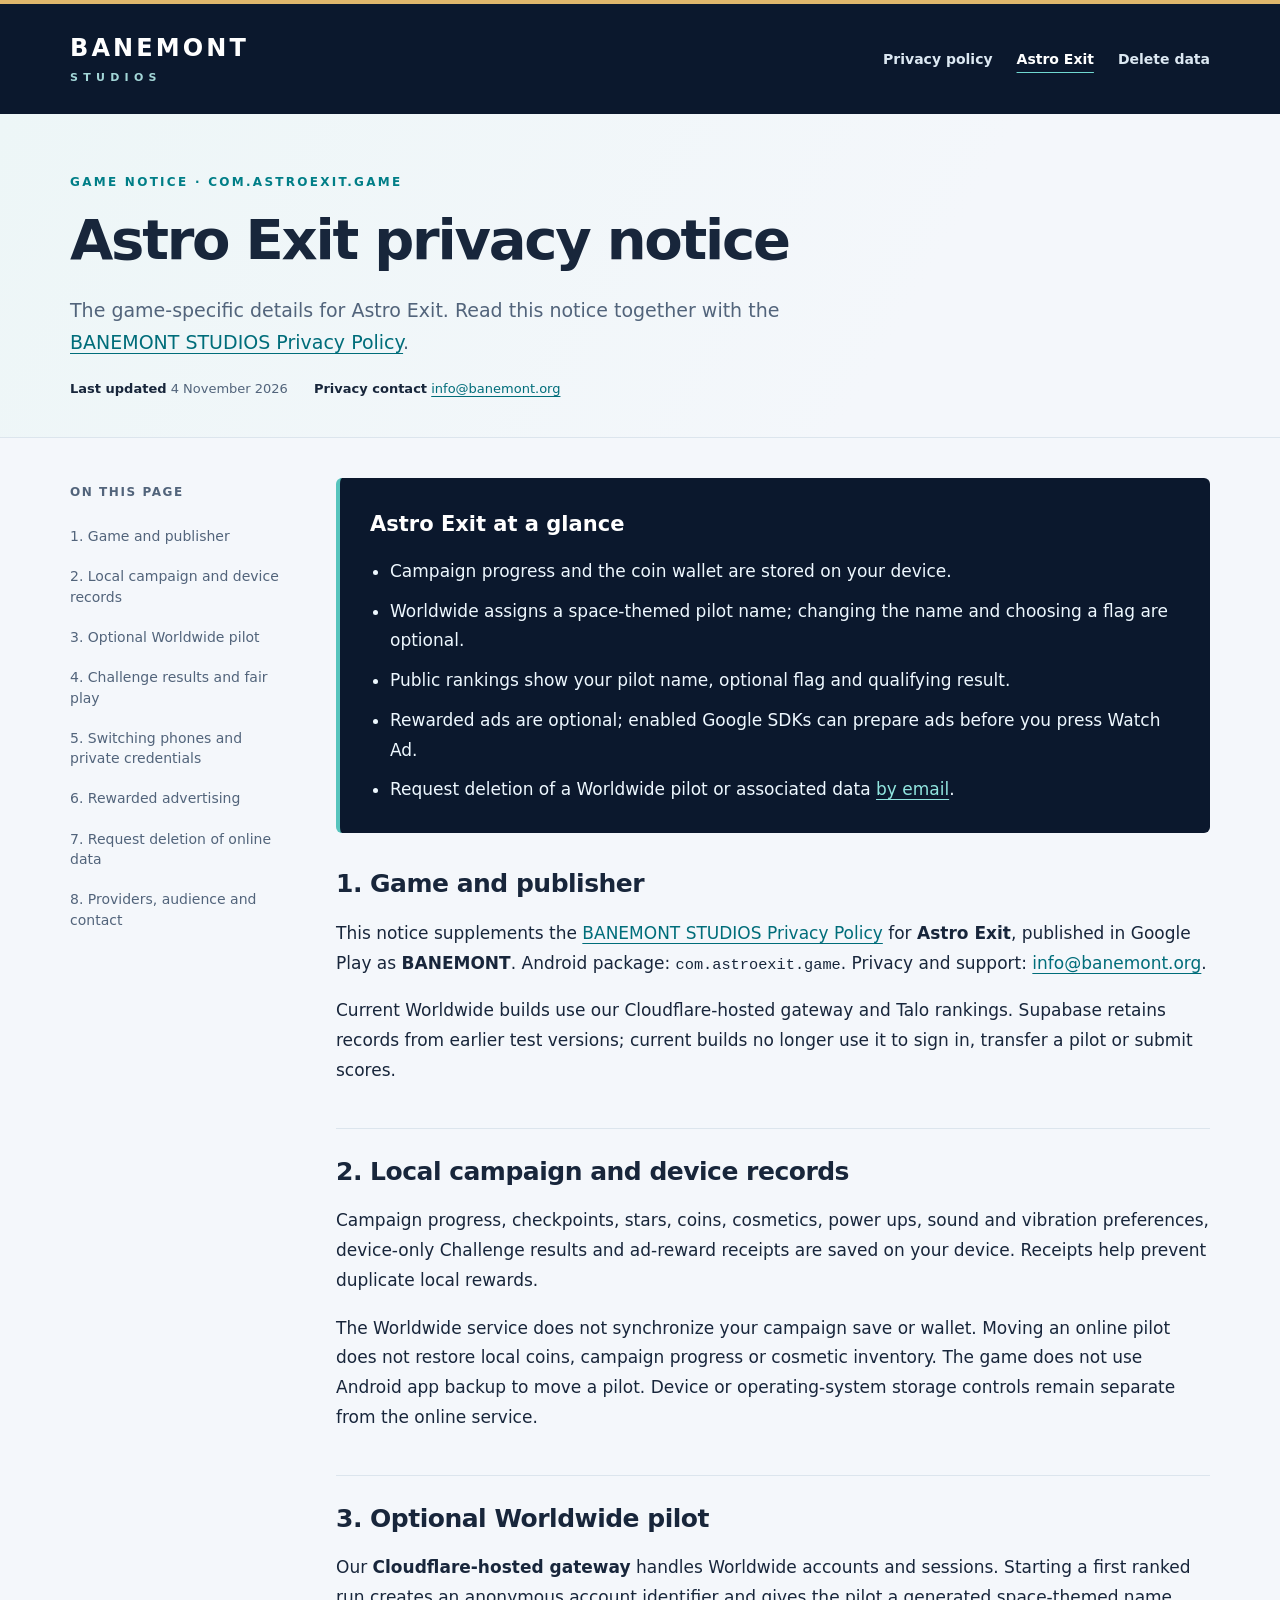
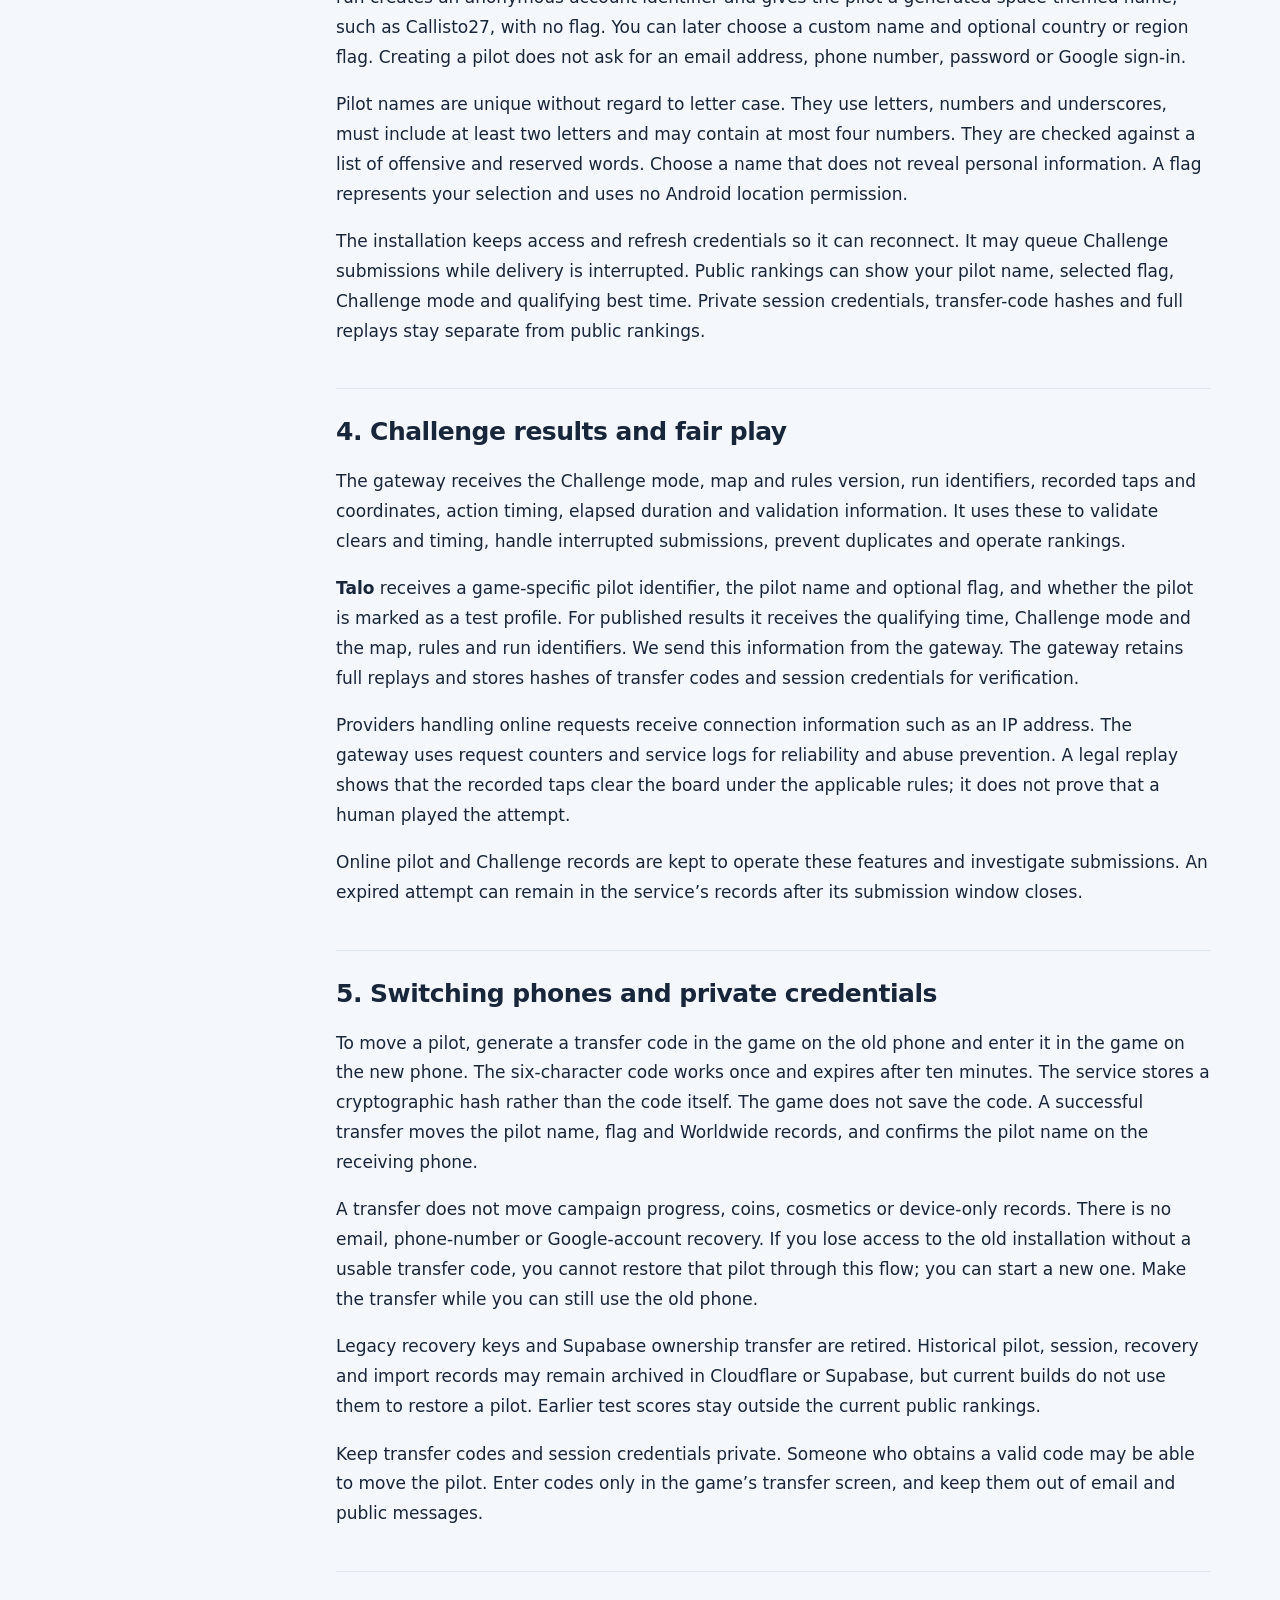
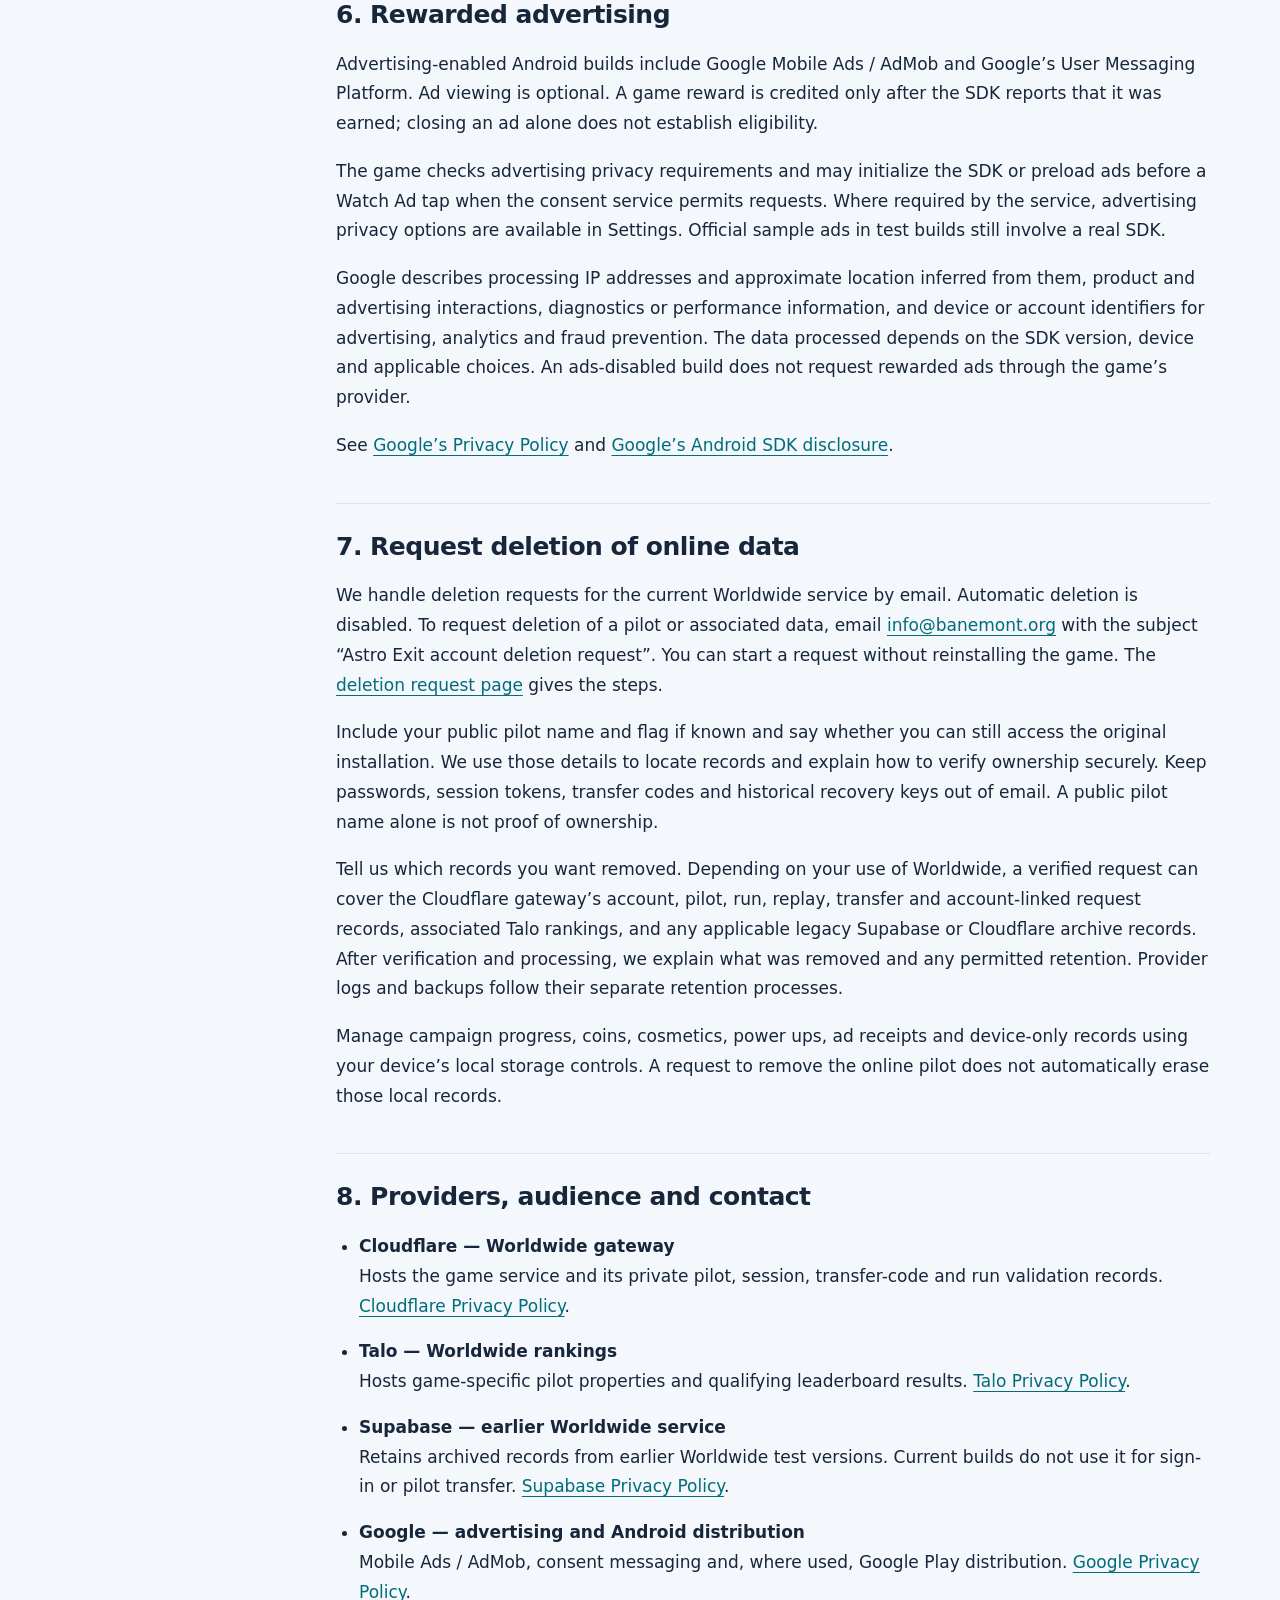
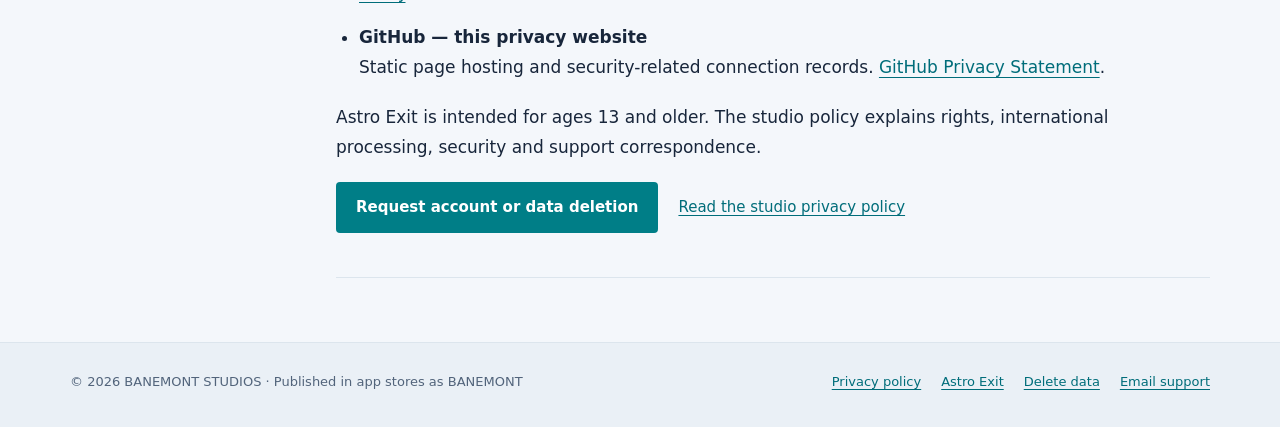
<file: games/astro-exit.html>
<!doctype html>
<html lang="en"><head><meta charset="utf-8"><meta name="viewport" content="width=device-width, initial-scale=1"><meta name="referrer" content="no-referrer"><meta http-equiv="Content-Security-Policy" content="default-src 'none'; style-src 'self'; img-src 'self'; base-uri 'none'; form-action 'none'; object-src 'none'"><title>Astro Exit privacy notice | BANEMONT STUDIOS</title><meta name="description" content="Astro Exit privacy details: local saves, optional Worldwide pilots, Challenge validation, Google advertising and online account deletion."><meta name="color-scheme" content="light"><link rel="icon" href="../favicon.svg" type="image/svg+xml"><link rel="stylesheet" href="../site.css"></head>
<body><a class="skip" href="#main">Skip to content</a><header class="masthead"><div class="wrap"><a class="brand" href="../index.html" aria-label="BANEMONT STUDIOS privacy home">BANEMONT<span>STUDIOS</span></a><nav class="top-links" aria-label="Site navigation"><a href="../index.html">Privacy policy</a><a href="../games/astro-exit.html" aria-current="page">Astro Exit</a><a href="../delete-data.html">Delete data</a></nav></div></header>
<div class="hero"><div class="wrap"><p class="eyebrow">Game notice · com.astroexit.game</p><h1>Astro Exit privacy notice</h1><p class="lead">The game-specific details for Astro Exit. Read this notice together with the <a href="../index.html">BANEMONT STUDIOS Privacy Policy</a>.</p><div class="meta"><span><strong>Last updated</strong> 4 November 2026</span><span><strong>Privacy contact</strong> <a href="mailto:info@banemont.org">info@banemont.org</a></span></div></div></div>
<main class="wrap layout" id="main"><aside class="contents"><div class="desktop-contents"><p class="contents-label">On this page</p><nav aria-label="Page contents"><a href="#game">1. Game and publisher</a><a href="#local">2. Local campaign and device records</a><a href="#pilot">3. Optional Worldwide pilot</a><a href="#challenge">4. Challenge results and fair play</a><a href="#recovery">5. Switching phones and private credentials</a><a href="#advertising">6. Rewarded advertising</a><a href="#deletion">7. Request deletion of online data</a><a href="#providers">8. Providers, audience and contact</a></nav></div><details class="mobile-contents"><summary>On this page</summary><nav aria-label="Page contents"><a href="#game">1. Game and publisher</a><a href="#local">2. Local campaign and device records</a><a href="#pilot">3. Optional Worldwide pilot</a><a href="#challenge">4. Challenge results and fair play</a><a href="#recovery">5. Switching phones and private credentials</a><a href="#advertising">6. Rewarded advertising</a><a href="#deletion">7. Request deletion of online data</a><a href="#providers">8. Providers, audience and contact</a></nav></details></aside><article><div class="summary-card"><h2>Astro Exit at a glance</h2><ul><li>Campaign progress and the coin wallet are stored on your device.</li><li>Worldwide assigns a space-themed pilot name; changing the name and choosing a flag are optional.</li><li>Public rankings show your pilot name, optional flag and qualifying result.</li><li>Rewarded ads are optional; enabled Google SDKs can prepare ads before you press Watch Ad.</li><li>Request deletion of a Worldwide pilot or associated data <a href="../delete-data.html">by email</a>.</li></ul></div><section class="document-section" id="game" aria-labelledby="game-heading"><h2 id="game-heading">1. Game and publisher</h2><p>This notice supplements the <a href="../index.html">BANEMONT STUDIOS Privacy Policy</a> for <strong>Astro Exit</strong>, published in Google Play as <strong>BANEMONT</strong>. Android package: <code>com.astroexit.game</code>. Privacy and support: <a href="mailto:info@banemont.org">info@banemont.org</a>.</p><p>Current Worldwide builds use our Cloudflare-hosted gateway and Talo rankings. Supabase retains records from earlier test versions; current builds no longer use it to sign in, transfer a pilot or submit scores.</p></section><section class="document-section" id="local" aria-labelledby="local-heading"><h2 id="local-heading">2. Local campaign and device records</h2><p>Campaign progress, checkpoints, stars, coins, cosmetics, power ups, sound and vibration preferences, device-only Challenge results and ad-reward receipts are saved on your device. Receipts help prevent duplicate local rewards.</p><p>The Worldwide service does not synchronize your campaign save or wallet. Moving an online pilot does not restore local coins, campaign progress or cosmetic inventory. The game does not use Android app backup to move a pilot. Device or operating-system storage controls remain separate from the online service.</p></section><section class="document-section" id="pilot" aria-labelledby="pilot-heading"><h2 id="pilot-heading">3. Optional Worldwide pilot</h2><p>Our <strong>Cloudflare-hosted gateway</strong> handles Worldwide accounts and sessions. Starting a first ranked run creates an anonymous account identifier and gives the pilot a generated space-themed name, such as Callisto27, with no flag. You can later choose a custom name and optional country or region flag. Creating a pilot does not ask for an email address, phone number, password or Google sign-in.</p><p>Pilot names are unique without regard to letter case. They use letters, numbers and underscores, must include at least two letters and may contain at most four numbers. They are checked against a list of offensive and reserved words. Choose a name that does not reveal personal information. A flag represents your selection and uses no Android location permission.</p><p>The installation keeps access and refresh credentials so it can reconnect. It may queue Challenge submissions while delivery is interrupted. Public rankings can show your pilot name, selected flag, Challenge mode and qualifying best time. Private session credentials, transfer-code hashes and full replays stay separate from public rankings.</p></section><section class="document-section" id="challenge" aria-labelledby="challenge-heading"><h2 id="challenge-heading">4. Challenge results and fair play</h2><p>The gateway receives the Challenge mode, map and rules version, run identifiers, recorded taps and coordinates, action timing, elapsed duration and validation information. It uses these to validate clears and timing, handle interrupted submissions, prevent duplicates and operate rankings.</p><p><strong>Talo</strong> receives a game-specific pilot identifier, the pilot name and optional flag, and whether the pilot is marked as a test profile. For published results it receives the qualifying time, Challenge mode and the map, rules and run identifiers. We send this information from the gateway. The gateway retains full replays and stores hashes of transfer codes and session credentials for verification.</p><p>Providers handling online requests receive connection information such as an IP address. The gateway uses request counters and service logs for reliability and abuse prevention. A legal replay shows that the recorded taps clear the board under the applicable rules; it does not prove that a human played the attempt.</p><p>Online pilot and Challenge records are kept to operate these features and investigate submissions. An expired attempt can remain in the service’s records after its submission window closes.</p></section><section class="document-section" id="recovery" aria-labelledby="recovery-heading"><h2 id="recovery-heading">5. Switching phones and private credentials</h2><p>To move a pilot, generate a transfer code in the game on the old phone and enter it in the game on the new phone. The six-character code works once and expires after ten minutes. The service stores a cryptographic hash rather than the code itself. The game does not save the code. A successful transfer moves the pilot name, flag and Worldwide records, and confirms the pilot name on the receiving phone.</p><p>A transfer does not move campaign progress, coins, cosmetics or device-only records. There is no email, phone-number or Google-account recovery. If you lose access to the old installation without a usable transfer code, you cannot restore that pilot through this flow; you can start a new one. Make the transfer while you can still use the old phone.</p><p>Legacy recovery keys and Supabase ownership transfer are retired. Historical pilot, session, recovery and import records may remain archived in Cloudflare or Supabase, but current builds do not use them to restore a pilot. Earlier test scores stay outside the current public rankings.</p><p>Keep transfer codes and session credentials private. Someone who obtains a valid code may be able to move the pilot. Enter codes only in the game’s transfer screen, and keep them out of email and public messages.</p></section><section class="document-section" id="advertising" aria-labelledby="advertising-heading"><h2 id="advertising-heading">6. Rewarded advertising</h2><p>Advertising-enabled Android builds include Google Mobile Ads / AdMob and Google’s User Messaging Platform. Ad viewing is optional. A game reward is credited only after the SDK reports that it was earned; closing an ad alone does not establish eligibility.</p><p>The game checks advertising privacy requirements and may initialize the SDK or preload ads before a Watch Ad tap when the consent service permits requests. Where required by the service, advertising privacy options are available in Settings. Official sample ads in test builds still involve a real SDK.</p><p>Google describes processing IP addresses and approximate location inferred from them, product and advertising interactions, diagnostics or performance information, and device or account identifiers for advertising, analytics and fraud prevention. The data processed depends on the SDK version, device and applicable choices. An ads-disabled build does not request rewarded ads through the game’s provider.</p><p>See <a href="https://policies.google.com/privacy">Google’s Privacy Policy</a> and <a href="https://developers.google.com/admob/android/next-gen/privacy/play-data-disclosure">Google’s Android SDK disclosure</a>.</p></section><section class="document-section" id="deletion" aria-labelledby="deletion-heading"><h2 id="deletion-heading">7. Request deletion of online data</h2><p>We handle deletion requests for the current Worldwide service by email. Automatic deletion is disabled. To request deletion of a pilot or associated data, email <a href="mailto:info@banemont.org?subject=Astro%20Exit%20account%20deletion%20request">info@banemont.org</a> with the subject “Astro Exit account deletion request”. You can start a request without reinstalling the game. The <a href="../delete-data.html">deletion request page</a> gives the steps.</p><p>Include your public pilot name and flag if known and say whether you can still access the original installation. We use those details to locate records and explain how to verify ownership securely. Keep passwords, session tokens, transfer codes and historical recovery keys out of email. A public pilot name alone is not proof of ownership.</p><p>Tell us which records you want removed. Depending on your use of Worldwide, a verified request can cover the Cloudflare gateway’s account, pilot, run, replay, transfer and account-linked request records, associated Talo rankings, and any applicable legacy Supabase or Cloudflare archive records. After verification and processing, we explain what was removed and any permitted retention. Provider logs and backups follow their separate retention processes.</p><p>Manage campaign progress, coins, cosmetics, power ups, ad receipts and device-only records using your device’s local storage controls. A request to remove the online pilot does not automatically erase those local records.</p></section><section class="document-section" id="providers" aria-labelledby="providers-heading"><h2 id="providers-heading">8. Providers, audience and contact</h2><ul class="provider-list"><li><strong>Cloudflare — Worldwide gateway</strong>Hosts the game service and its private pilot, session, transfer-code and run validation records. <a href="https://www.cloudflare.com/privacypolicy/">Cloudflare Privacy Policy</a>.</li><li><strong>Talo — Worldwide rankings</strong>Hosts game-specific pilot properties and qualifying leaderboard results. <a href="https://trytalo.com/privacy">Talo Privacy Policy</a>.</li><li><strong>Supabase — earlier Worldwide service</strong>Retains archived records from earlier Worldwide test versions. Current builds do not use it for sign-in or pilot transfer. <a href="https://supabase.com/privacy">Supabase Privacy Policy</a>.</li><li><strong>Google — advertising and Android distribution</strong>Mobile Ads / AdMob, consent messaging and, where used, Google Play distribution. <a href="https://policies.google.com/privacy">Google Privacy Policy</a>.</li><li><strong>GitHub — this privacy website</strong>Static page hosting and security-related connection records. <a href="https://docs.github.com/en/site-policy/privacy-policies/github-general-privacy-statement">GitHub Privacy Statement</a>.</li></ul><p>Astro Exit is intended for ages 13 and older. The studio policy explains rights, international processing, security and support correspondence.</p><div class="actions"><a class="button" href="../delete-data.html">Request account or data deletion</a><a href="../index.html">Read the studio privacy policy</a></div></section></article></main>
<footer><div class="wrap"><span>© 2026 BANEMONT STUDIOS · Published in app stores as BANEMONT</span><nav aria-label="Footer navigation"><a href="../index.html">Privacy policy</a><a href="../games/astro-exit.html" aria-current="page">Astro Exit</a><a href="../delete-data.html">Delete data</a><a href="mailto:info@banemont.org">Email support</a></nav></div></footer></body></html>
</file>
<file: site.css>
:root{color-scheme:light;--ink:#18263b;--muted:#52647b;--paper:#f4f7fb;--card:#fff;--navy:#0b182d;--line:#dce5ed;--accent:#007e87;--soft:#e6f4f3;--gold:#dfb76c}
*{box-sizing:border-box}html{scroll-behavior:auto;scroll-padding-top:24px}body{margin:0;color:var(--ink);background:var(--paper);font:17px/1.75 system-ui,-apple-system,BlinkMacSystemFont,"Segoe UI",sans-serif}a{color:#006d7a;text-underline-offset:.22em}a:hover{text-decoration-thickness:2px}a:focus-visible,summary:focus-visible{outline:3px solid #cb970d;outline-offset:5px}.skip{position:absolute;top:-100px;left:20px;z-index:10;background:white;padding:12px}.skip:focus{top:12px}.wrap{max-width:1140px;width:calc(100% - 64px);margin:auto}
.masthead{background:var(--navy);color:#fff;border-top:4px solid var(--gold)}.masthead .wrap{display:flex;align-items:center;justify-content:space-between;gap:28px;min-height:110px}.brand{display:inline-flex;flex-direction:column;color:#fff;text-decoration:none;font-size:24px;line-height:1.2;letter-spacing:.13em;font-weight:850}.brand span{color:#a3d6d7;font-size:11px;letter-spacing:.48em;margin-top:8px}.top-links{display:flex;gap:24px;flex-wrap:wrap}.top-links a{color:#dce8f2;font-size:14px;font-weight:650;text-decoration:none}.top-links a[aria-current=page]{color:#fff;text-decoration:underline;text-decoration-color:#70d8d0;text-underline-offset:8px}
.hero{padding:58px 0 36px;border-bottom:1px solid var(--line);background:linear-gradient(120deg,#edf6f7,#f4f7fb 70%)}.eyebrow{font-size:12px;color:var(--accent);font-weight:800;letter-spacing:.19em;text-transform:uppercase;margin:0 0 16px}h1{font-size:clamp(36px,5vw,56px);line-height:1.12;letter-spacing:-.04em;margin:0 0 22px;max-width:850px}.lead{font-size:19px;line-height:1.7;max-width:790px;color:var(--muted);margin:0 0 20px}.meta{display:flex;flex-wrap:wrap;gap:12px 26px;color:var(--muted);font-size:13px}.meta strong{color:var(--ink)}
.layout{display:grid;grid-template-columns:220px minmax(0,1fr);gap:46px;padding-top:40px;padding-bottom:64px}.contents{align-self:start;position:sticky;top:24px;padding-top:4px}.contents summary{font-size:12px;letter-spacing:.13em;text-transform:uppercase;font-weight:800;list-style:none;margin-bottom:18px;color:var(--muted)}.contents nav{display:grid;gap:10px}.contents nav a{font-size:14px;line-height:1.45;text-decoration:none;color:var(--muted);padding:5px 0}.contents nav a:hover{color:var(--accent)}article{min-width:0}.summary-card{background:var(--navy);color:#eef8ff;border-radius:6px;padding:28px 30px;margin-bottom:30px;border-left:4px solid #57c4bd}.summary-card h2{font-size:21px;color:white;margin:0 0 14px}.summary-card ul{padding-left:20px;margin:0}.summary-card a{color:#91e5df}.summary-card li{margin-top:10px}.document-section{padding:26px 0 24px;border-bottom:1px solid var(--line)}.document-section:first-of-type{padding-top:4px}.document-section h2{font-size:25px;line-height:1.35;letter-spacing:-.02em;margin:0 0 18px}.document-section h3{font-size:18px;line-height:1.4;margin:24px 0 10px}.document-section p{margin:0 0 18px}.document-section ul,.document-section ol{padding-left:23px;margin:0 0 20px}li+li{margin-top:10px}.note{padding:18px 22px;background:var(--soft);border-left:3px solid var(--accent);margin:22px 0;color:#214e54}.note p:last-child{margin:0}.game-card{background:var(--card);padding:24px;border:1px solid var(--line);border-radius:6px;margin:20px 0}.game-card h3{margin:0 0 8px}.game-card p{font-size:16px;color:var(--muted)}.button{display:inline-flex;align-items:center;justify-content:center;min-height:48px;padding:12px 20px;border-radius:4px;background:var(--accent);color:white;text-decoration:none;font-size:15px;font-weight:700}.button:hover{background:#006b72;color:white}.actions{display:flex;flex-wrap:wrap;gap:12px 20px;align-items:center;margin:20px 0}.actions>a:not(.button){font-size:15px}code{font-family:ui-monospace,Consolas,monospace;font-size:.9em;overflow-wrap:anywhere}.provider-list li{margin-top:16px}.provider-list strong{display:block}.contact-box{padding:26px;background:white;border:1px solid var(--line);border-radius:6px}.contact-box .email{font-size:clamp(20px,3.7vw,26px);font-weight:750;overflow-wrap:anywhere}.muted{color:var(--muted)}footer{border-top:1px solid var(--line);background:#eaf0f6;padding:28px 0 34px;color:var(--muted);font-size:13px}footer .wrap{display:flex;justify-content:space-between;gap:22px;flex-wrap:wrap}footer nav{display:flex;gap:20px;flex-wrap:wrap}
.contents-label{font-size:12px;letter-spacing:.13em;text-transform:uppercase;font-weight:800;margin:0 0 18px;color:var(--muted)}.mobile-contents{display:none}.top-links a{display:inline-flex;align-items:center;min-height:44px}
@media(max-width:850px){.layout{grid-template-columns:1fr;gap:24px}.contents{position:static;background:#e9f0f5;padding:18px 20px;border-radius:5px}.desktop-contents{display:none}.mobile-contents{display:block}.contents nav{grid-template-columns:repeat(2,minmax(0,1fr));gap:8px 20px}.contents nav a{display:flex;align-items:center;min-height:44px}.contents summary{margin:0;list-style:revert;cursor:pointer;min-height:26px}.mobile-contents[open] summary{margin-bottom:12px}.hero{padding:40px 0 30px}}
@media(max-width:500px){body{font-size:16px}.wrap{width:calc(100% - 36px)}.masthead .wrap{align-items:flex-start;flex-direction:column;gap:24px;padding:24px 0;min-height:0}.brand{font-size:22px}.top-links{gap:22px}.top-links a{font-size:13px}.hero{padding-top:34px}.lead{font-size:18px}.layout{padding-top:24px}.summary-card{padding:22px}.document-section h2{font-size:23px}.game-card,.contact-box{padding:20px}.contents nav{grid-template-columns:1fr}.actions{align-items:stretch;flex-direction:column}.button{width:100%}footer .wrap{display:block}footer nav{margin-top:16px}}
@media print{body{color:#111;background:white;font-size:11pt}.masthead{background:white;color:#111;border-color:#333}.brand{color:#111}.brand span{color:#555}.top-links,.contents,.skip,.actions,footer{display:none}.wrap{width:100%;max-width:none}.hero{background:white;padding:20px 0}.layout{display:block;padding:0}.summary-card{background:white;color:#111;border:1px solid #ccc}.summary-card h2{color:#111}.document-section{break-inside:avoid-page}.lead,.muted,.meta{color:#333}a{color:#111}h1{font-size:30pt}.note,.contact-box,.game-card{background:white;border-color:#ccc}}
</file>
